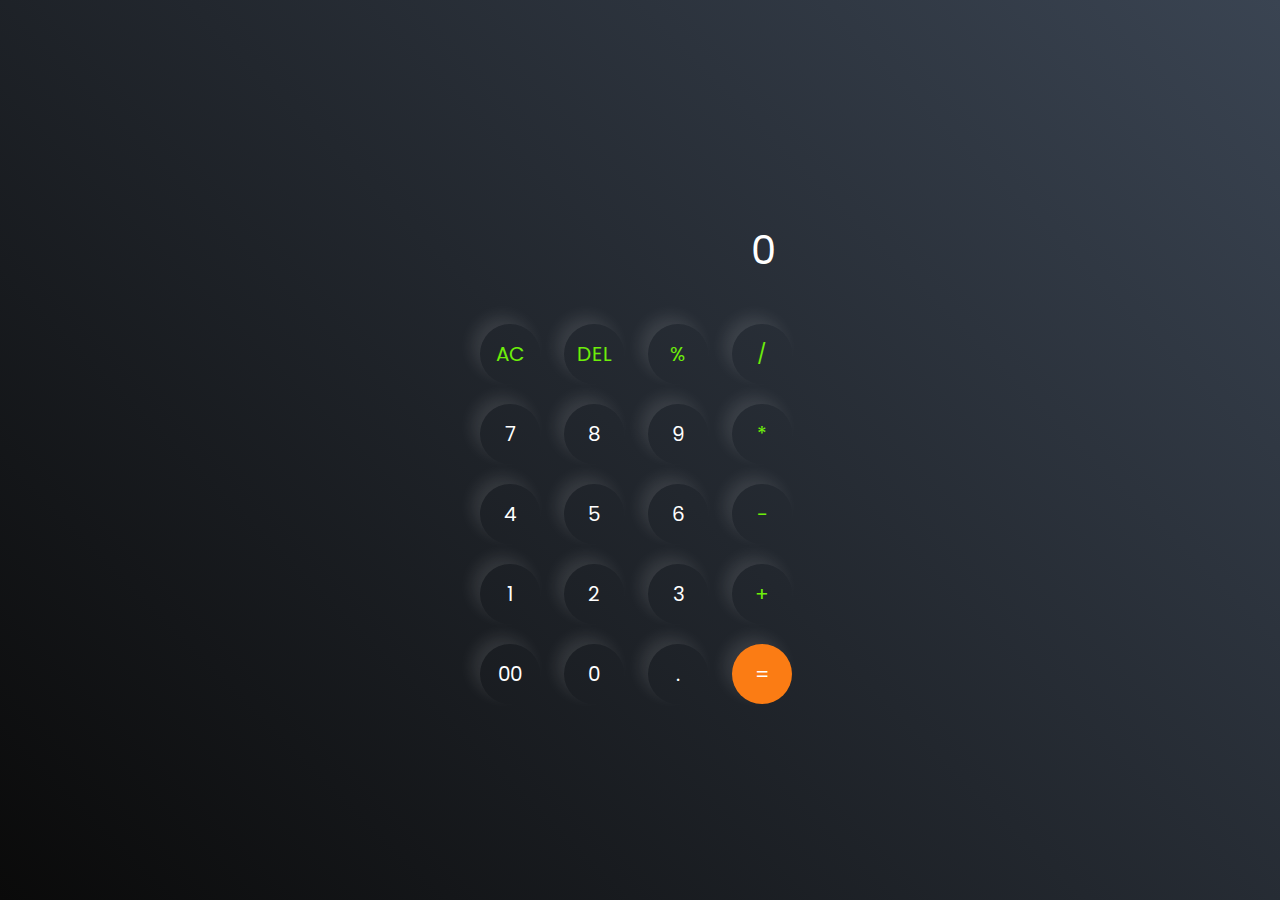
<file: index.html>
<!DOCTYPE html>
<html lang="en">
<head>
    <meta charset="UTF-8">
    <meta http-equiv="X-UA-Compatible" content="IE=edge">
    <meta name="viewport" content="width=device-width, initial-scale=1.0">
    <link rel="stylesheet" href="style.css">
    <title>calculater</title>
</head>
<body>
    <div class="calculater">
        <input type="text" placeholder="0" id="inputBox">
        <div>
            <button class="operator">AC</button>
            <button class="operator">DEL</button>
            <button class="operator">%</button>
            <button class="operator">/</button>
        </div>
        <div>
            <button>7</button>
            <button>8</button>
            <button>9</button>
            <button class="operator">*</button>
        </div>
        <div>
            <button>4</button>
            <button>5</button>
            <button>6</button>
            <button class="operator">-</button>
        </div>
        <div>
            <button>1</button>
            <button>2</button>
            <button>3</button>
            <button class="operator">+</button>
        </div>
        <div>
            <button>00</button>
            <button>0</button>
            <button>.</button>
            <button class ="equalcolour">=</button>
        </div>
    </div>

    <script src="script.js"></script>
</body>
</html>
</file>
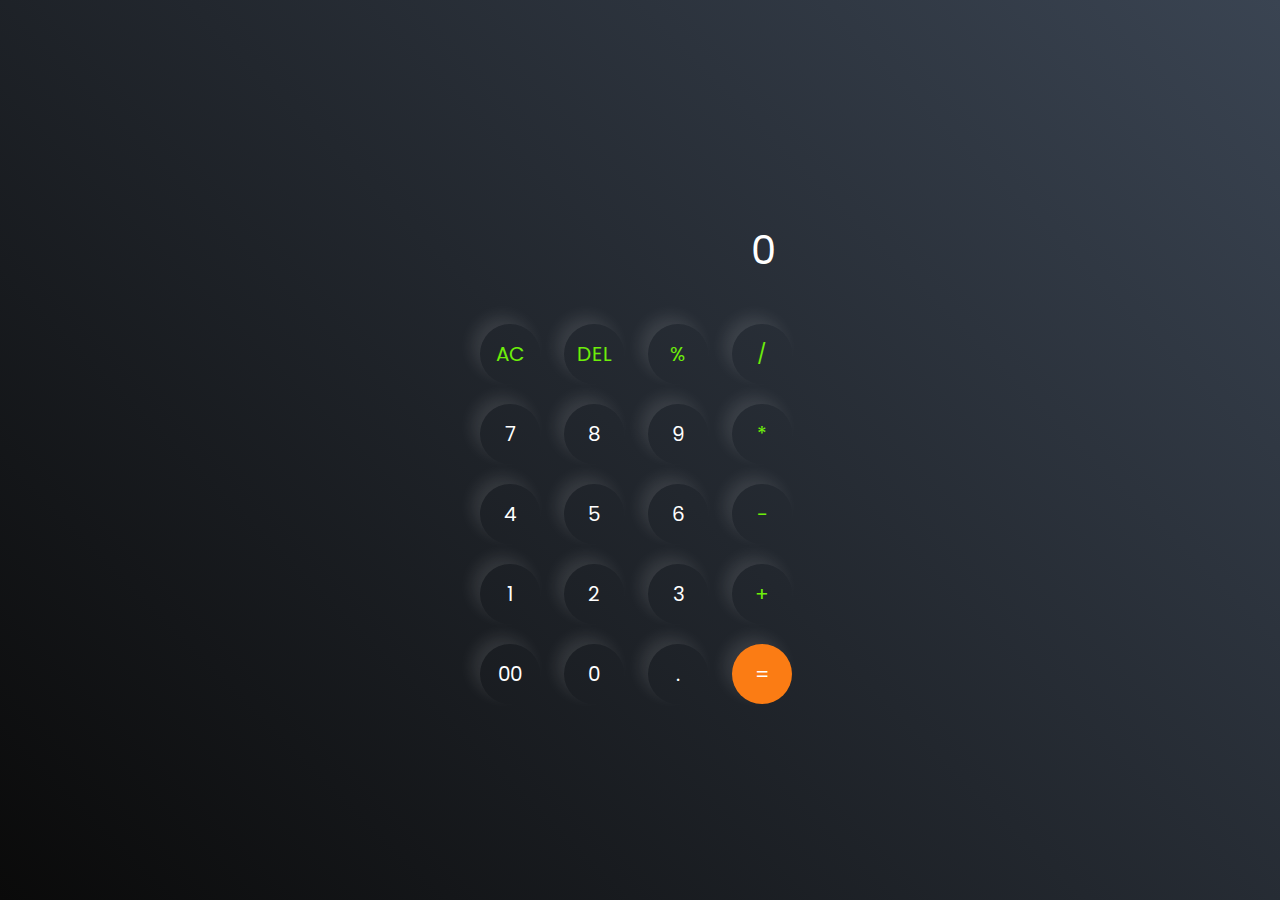
<file: index2.html>
<!DOCTYPE html>
<html lang="en">
<head>
    <meta charset="UTF-8">
    <meta http-equiv="X-UA-Compatible" content="IE=edge">
    <meta name="viewport" content="width=device-width, initial-scale=1.0">
    <link rel="stylesheet" href="style.css">
    <title>calculater</title>
</head>
<body>
    <div class="calculater">
        <input type="text" placeholder="0" id="inputBox">
        <div>
            <button class="operator">AC</button>
            <button class="operator">DEL</button>
            <button class="operator">%</button>
            <button class="operator">/</button>
        </div>
        <div>
            <button>7</button>
            <button>8</button>
            <button>9</button>
            <button class="operator">*</button>
        </div>
        <div>
            <button>4</button>
            <button>5</button>
            <button>6</button>
            <button class="operator">-</button>
        </div>
        <div>
            <button>1</button>
            <button>2</button>
            <button>3</button>
            <button class="operator">+</button>
        </div>
        <div>
            <button>00</button>
            <button>0</button>
            <button>.</button>
            <button class ="equalcolour">=</button>
        </div>
    </div>

    <script src="script.js"></script>
</body>
</html>
</file>
<file: style.css>
@import url('https://fonts.googleapis.com/css2?family=Poppins:ital,wght@1,500&display=swap');

*{
    margin: 0;
    padding: 0;
    box-sizing: border-box;
    font-family: 'Poppins', sans-serif;
}

body{
    width: 100%;
    height: 100vh;
    display: flex;
    justify-content: center;
    align-items: center;
    background: linear-gradient(45deg, #0a0a0a, #3a4452);
}

.calculator{
    border: 1px solid #717377;
    padding: 20px;
    border-radius: 16px;
    background: transparent;
    box-shadow: 0px 3px 15px rgba(133, 155, 119, .5);

}

input{
    width: 320px;
    border: none;
    padding: 24px;
    margin: 10px;
    background: transparent;
    box-shadow: 0px 3px 15px rgbs(84, 84, 84, 0.1);
    font-size: 40px;
    text-align: right;
    cursor: pointer;
    color: #ffffff;
}

input::placeholder{
    color: #ffffff;
}

button{
    border: none;
    width: 60px;
    height: 60px;
    margin: 10px;
    border-radius: 50%;
    background: transparent;
    color: #ffffff;
    font-size: 20px;
    box-shadow: -8px -8px 15px rgba(255, 255, 255, 0.1);
    cursor: pointer;
}
.equalcolour{
    background-color: #fb7c14;
}
.operator{
    color: #6dee0a;
}
</file>
